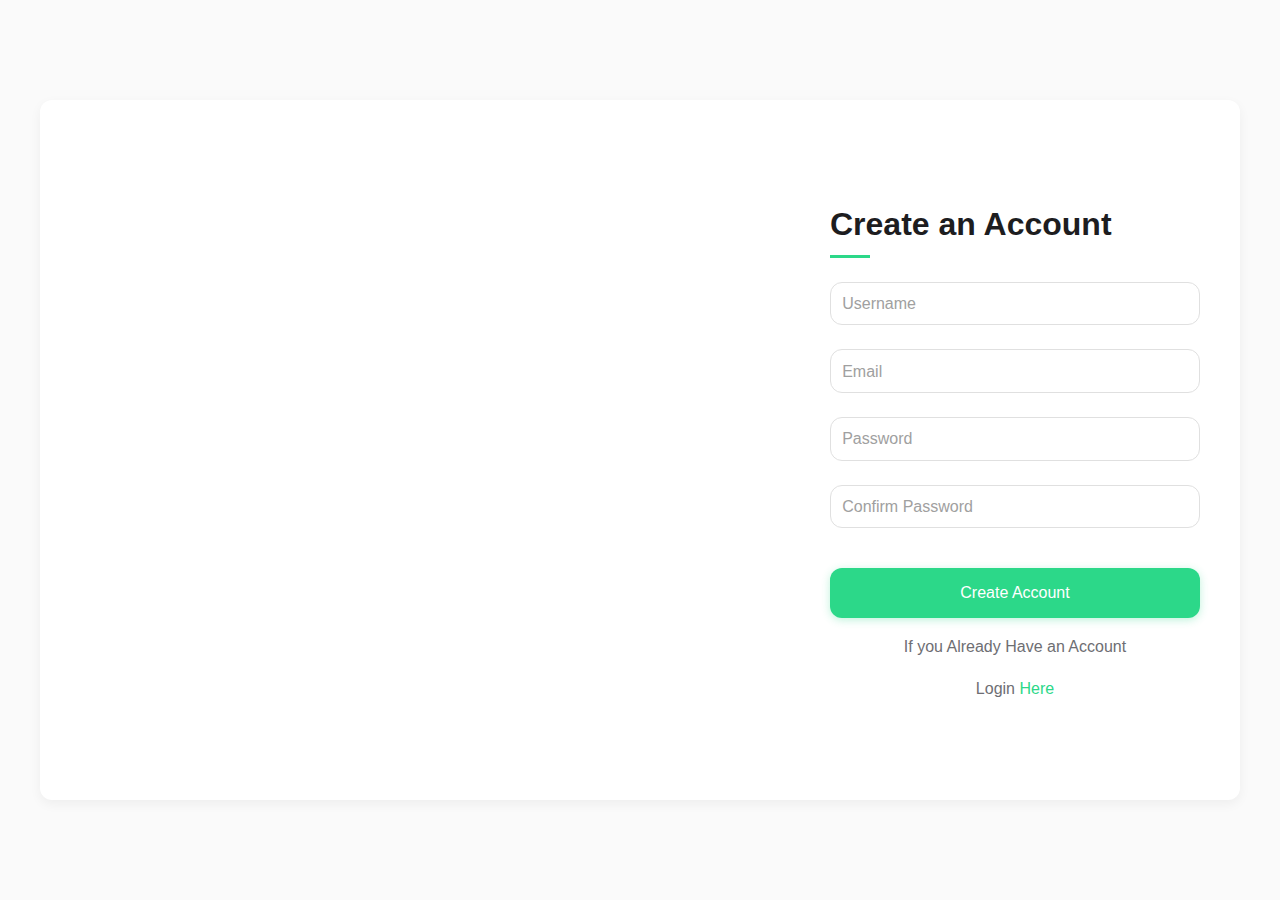
<file: create-account.html>
<!DOCTYPE html>
<html lang="en">

<head>
    <meta charset="UTF-8">
    <meta name="viewport" content="width=device-width, initial-scale=1.0">
    <title>Create Account Page</title>
    <link rel="stylesheet" href="./css/create-account.css">
</head>

<body>
    <div class="container">
        <aside class="image-container"></aside>

        <form class="create-account" id="create-account">
            <h2>Create an Account</h2>
            <div class="form-group">
                <input type="text" id="username" placeholder="Username" required>
            </div>
            <div class="form-group">
                <input type="email" id="email" placeholder="Email" required>
            </div>
            <div class="form-group">
                <input type="password" id="password" placeholder="Password" required>
            </div>
            <div class="form-group">
                <input type="password" id="confirm-password" placeholder="Confirm Password" required>
            </div>
            <button type="submit" id="create-account-btn">Create Account</button>
            <p>If you Already Have an Account</p>
            <p>Login <a href="./log-in.html">Here</a></p>
        </form>
    </div>
    <script type="module" src="./create-account.js" defer></script>
</body>

</html>
</file>
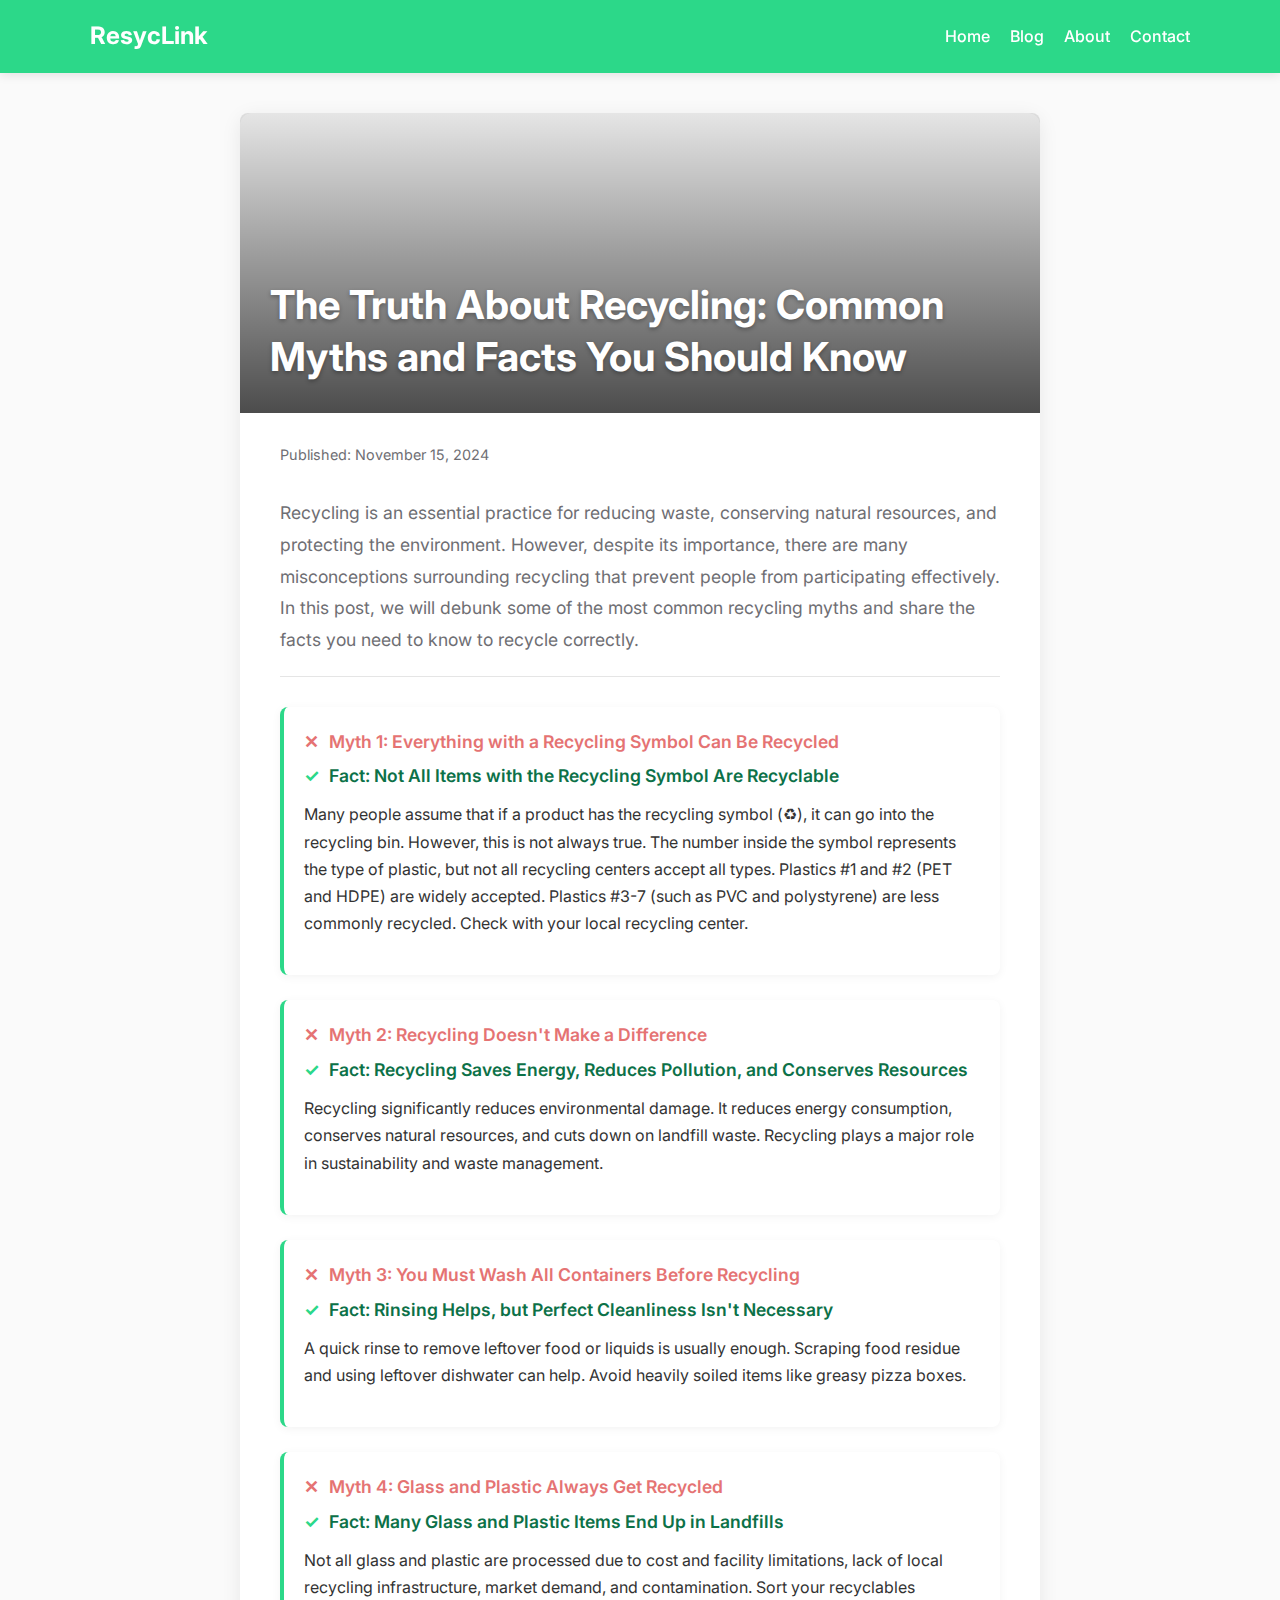
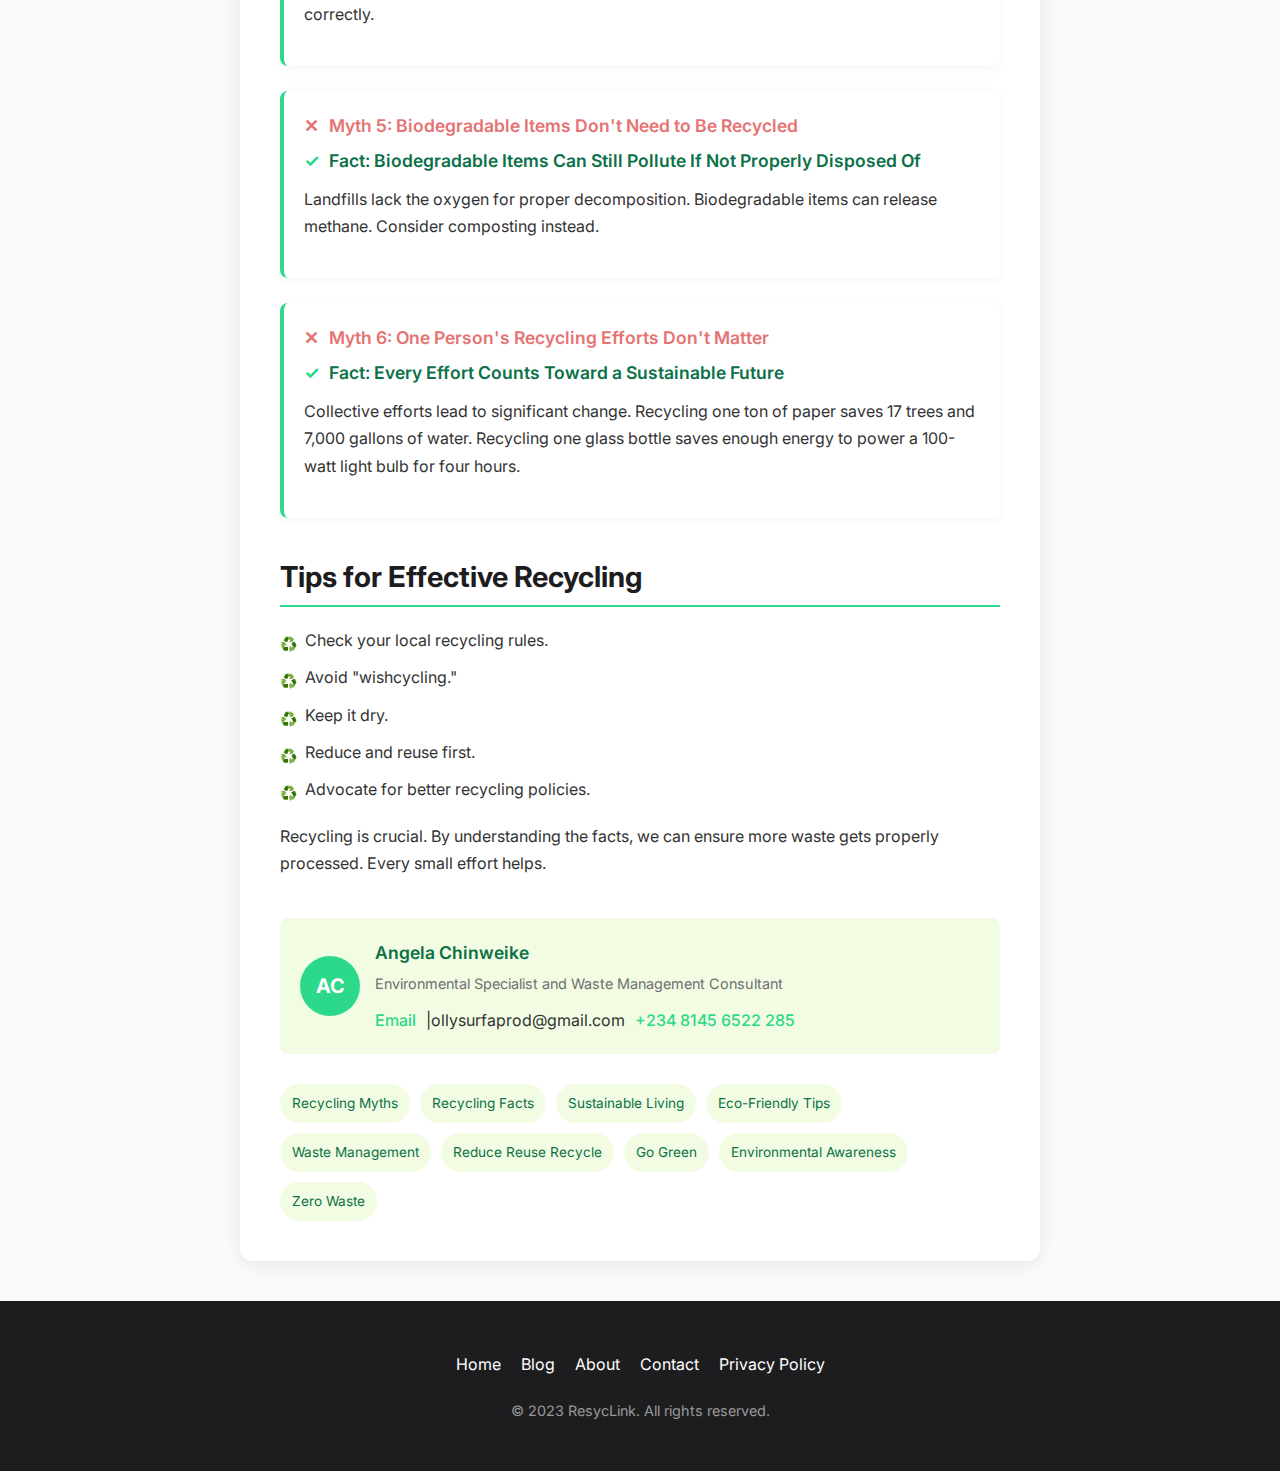
<file: learnMoreRecyclingBlog.html>
<!DOCTYPE html>
<html lang="en">

<head>
    <meta charset="UTF-8">
    <meta name="viewport" content="width=device-width, initial-scale=1.0">
    <title>The Truth About Recycling: Common Myths and Facts You Should Know</title>
    <link rel="preconnect" href="https://fonts.googleapis.com">
    <link rel="preconnect" href="https://fonts.gstatic.com" crossorigin>
    <link href="https://fonts.googleapis.com/css2?family=Inter:wght@300;400;500;600;700&display=swap" rel="stylesheet">
    <style>
        :root {
            --main-green: #2CD889;
            --dark-green: #0C7148;
            --light-green: #F2FCE2;
            --medium-green: #60E99C;
            --main-gray: #6E6E73;
            --dark-gray: #333333;
            --light-gray: #F8F8F8;
            --border-gray: #E5E5E5;
            --heading-color: #1D1D1F;
            --shadow: 0 4px 20px rgba(0, 0, 0, 0.08);
            --transition: all 0.3s ease;
        }

        * {
            margin: 0;
            padding: 0;
            box-sizing: border-box;
        }

        body {
            font-family: 'Inter', sans-serif;
            line-height: 1.7;
            color: var(--dark-gray);
            background-color: #FAFAFA;
            padding: 0;
            margin: 0;
        }

        header {
            background-color: var(--main-green);
            padding: 1rem 0;
            position: sticky;
            top: 0;
            z-index: 100;
            box-shadow: 0 2px 10px rgba(0, 0, 0, 0.1);
        }

        .header-container {
            max-width: 1140px;
            margin: 0 auto;
            padding: 0 20px;
            display: flex;
            justify-content: space-between;
            align-items: center;
        }

        .logo {
            color: white;
            font-weight: 700;
            font-size: 1.5rem;
            text-decoration: none;
        }

        .nav-links {
            display: flex;
            gap: 20px;
        }

        .nav-links a {
            color: white;
            text-decoration: none;
            font-weight: 500;
            transition: var(--transition);
        }

        .nav-links a:hover {
            color: var(--light-green);
        }

        .container {
            max-width: 800px;
            margin: 40px auto;
            padding: 40px;
            background-color: white;
            border-radius: 12px;
            box-shadow: var(--shadow);
        }

        .hero-image {
            height: 300px;
            border-radius: 8px;
            background-image: url('https://images.unsplash.com/photo-1532996122724-e3c354a0b15b?auto=format&fit=crop&q=80');
            background-size: cover;
            background-position: center;
            margin: -40px -40px 30px -40px;
            position: relative;
        }

        .hero-overlay {
            position: absolute;
            top: 0;
            left: 0;
            right: 0;
            bottom: 0;
            background: linear-gradient(to bottom, rgba(0, 0, 0, 0.1), rgba(0, 0, 0, 0.7));
            border-radius: 8px 8px 0 0;
            display: flex;
            align-items: flex-end;
            padding: 30px;
        }

        .hero-title {
            color: white;
            font-size: 2.5em;
            font-weight: 700;
            text-shadow: 0 2px 4px rgba(0, 0, 0, 0.3);
            margin: 0;
        }

        h1,
        h2,
        h3 {
            font-weight: 700;
            color: var(--heading-color);
            line-height: 1.3;
        }

        h1 {
            font-size: 2.5em;
            margin-bottom: 20px;
        }

        h2 {
            font-size: 1.8em;
            margin: 40px 0 20px;
            padding-bottom: 10px;
            border-bottom: 2px solid var(--main-green);
        }

        h3 {
            font-size: 1.4em;
            margin-top: 25px;
            margin-bottom: 15px;
        }

        p {
            margin-bottom: 18px;
        }

        .intro {
            font-size: 1.1em;
            line-height: 1.8;
            color: var(--main-gray);
            margin-bottom: 30px;
            padding-bottom: 20px;
            border-bottom: 1px solid var(--border-gray);
        }

        ul {
            list-style-type: none;
            margin: 0 0 20px 0;
        }

        ul li {
            padding-left: 25px;
            position: relative;
            margin-bottom: 10px;
        }

        ul li:before {
            content: '♻️';
            position: absolute;
            left: 0;
            top: 5px;
            font-size: 14px;
        }

        .author-info {
            margin-top: 40px;
            background-color: var(--light-green);
            padding: 20px;
            border-radius: 8px;
            display: flex;
            align-items: center;
        }

        .author-avatar {
            width: 60px;
            height: 60px;
            border-radius: 50%;
            margin-right: 15px;
            background-color: var(--main-green);
            display: flex;
            align-items: center;
            justify-content: center;
            color: white;
            font-weight: 700;
            font-size: 20px;
        }

        .author-details {
            flex: 1;
        }

        .author-name {
            font-weight: 600;
            font-size: 1.1em;
            color: var(--dark-green);
            margin-bottom: 5px;
        }

        .author-bio {
            font-size: 0.9em;
            color: var(--main-gray);
        }

        .author-contact {
            display: flex;
            gap: 10px;
            margin-top: 10px;
        }

        .author-contact a {
            color: var(--main-green);
            text-decoration: none;
            font-weight: 500;
            transition: var(--transition);
        }

        .author-contact a:hover {
            color: var(--dark-green);
            text-decoration: underline;
        }

        .date {
            color: var(--main-gray);
            font-size: 0.9em;
            margin-bottom: 30px;
            display: block;
        }

        .myth-fact {
            background-color: white;
            margin-bottom: 25px;
            border-radius: 8px;
            overflow: hidden;
            border-left: 4px solid var(--main-green);
            padding: 20px;
            box-shadow: 0 2px 10px rgba(0, 0, 0, 0.05);
        }

        .myth {
            font-size: 1.1em;
            font-weight: 600;
            color: #E57373;
            margin-bottom: 5px;
            display: flex;
            align-items: center;
        }

        .myth:before {
            content: '✕';
            display: inline-block;
            margin-right: 10px;
            color: #E57373;
            font-weight: bold;
        }

        .fact {
            font-size: 1.1em;
            font-weight: 600;
            color: var(--dark-green);
            margin-bottom: 10px;
            display: flex;
            align-items: center;
        }

        .fact:before {
            content: '✓';
            display: inline-block;
            margin-right: 10px;
            color: var(--main-green);
            font-weight: bold;
        }

        .tags {
            margin-top: 30px;
            display: flex;
            flex-wrap: wrap;
            gap: 10px;
        }

        .tags a {
            display: inline-block;
            background-color: var(--light-green);
            color: var(--dark-green);
            padding: 8px 12px;
            border-radius: 20px;
            font-size: 0.85em;
            text-decoration: none;
            transition: var(--transition);
        }

        .tags a:hover {
            background-color: var(--main-green);
            color: white;
        }

        .scroll-top-btn {
            position: fixed;
            bottom: 20px;
            right: 20px;
            background-color: var(--main-green);
            color: white;
            border: none;
            border-radius: 50%;
            width: 50px;
            height: 50px;
            font-size: 20px;
            cursor: pointer;
            box-shadow: 0 2px 10px rgba(0, 0, 0, 0.2);
            transition: var(--transition);
            display: flex;
            align-items: center;
            justify-content: center;
            opacity: 0;
            visibility: hidden;
        }

        .scroll-top-btn.visible {
            opacity: 1;
            visibility: visible;
        }

        .scroll-top-btn:hover {
            background-color: var(--dark-green);
            transform: translateY(-3px);
        }

        footer {
            background-color: var(--heading-color);
            color: white;
            padding: 30px 0;
            text-align: center;
        }

        .footer-content {
            max-width: 800px;
            margin: 0 auto;
        }

        .footer-links {
            display: flex;
            justify-content: center;
            gap: 20px;
            margin: 20px 0;
        }

        .footer-links a {
            color: white;
            text-decoration: none;
            transition: var(--transition);
        }

        .footer-links a:hover {
            color: var(--main-green);
        }

        .copyright {
            color: #999;
            font-size: 0.9em;
        }

        @media (max-width: 768px) {
            .container {
                padding: 20px;
                margin: 20px;
            }

            .hero-image {
                height: 200px;
                margin: -20px -20px 20px -20px;
            }

            .hero-title {
                font-size: 1.8em;
            }

            h1 {
                font-size: 2em;
            }

            h2 {
                font-size: 1.5em;
            }

            .nav-links {
                display: none;
            }
        }
    </style>
</head>

<body>
    <header>
        <div class="header-container">
            <a href="#" class="logo">ResycLink</a>
            <nav class="nav-links">
                <a href="./index.html">Home</a>
                <a href="./index.html">Blog</a>
                <a href="./index.html">About</a>
                <a href="./index.html">Contact</a>
            </nav>
        </div>
    </header>

    <div class="container">
        <div class="hero-image">
            <div class="hero-overlay">
                <h1 class="hero-title">The Truth About Recycling: Common Myths and Facts You Should Know</h1>
            </div>
        </div>

        <time class="date">Published: November 15, 2024</time>

        <p class="intro">Recycling is an essential practice for reducing waste, conserving natural resources, and
            protecting the environment. However, despite its importance, there are many misconceptions surrounding
            recycling that prevent people from participating effectively. In this post, we will debunk some of the most
            common recycling myths and share the facts you need to know to recycle correctly.</p>

        <div class="myth-fact">
            <p class="myth">Myth 1: Everything with a Recycling Symbol Can Be Recycled</p>
            <p class="fact">Fact: Not All Items with the Recycling Symbol Are Recyclable</p>
            <p>Many people assume that if a product has the recycling symbol (♻), it can go into the recycling bin.
                However, this is not always true. The number inside the symbol represents the type of plastic, but not
                all recycling centers accept all types. Plastics #1 and #2 (PET and HDPE) are widely accepted. Plastics
                #3-7 (such as PVC and polystyrene) are less commonly recycled. Check with your local recycling center.
            </p>
        </div>

        <div class="myth-fact">
            <p class="myth">Myth 2: Recycling Doesn't Make a Difference</p>
            <p class="fact">Fact: Recycling Saves Energy, Reduces Pollution, and Conserves Resources</p>
            <p>Recycling significantly reduces environmental damage. It reduces energy consumption, conserves natural
                resources, and cuts down on landfill waste. Recycling plays a major role in sustainability and waste
                management.</p>
        </div>

        <div class="myth-fact">
            <p class="myth">Myth 3: You Must Wash All Containers Before Recycling</p>
            <p class="fact">Fact: Rinsing Helps, but Perfect Cleanliness Isn't Necessary</p>
            <p>A quick rinse to remove leftover food or liquids is usually enough. Scraping food residue and using
                leftover dishwater can help. Avoid heavily soiled items like greasy pizza boxes.</p>
        </div>

        <div class="myth-fact">
            <p class="myth">Myth 4: Glass and Plastic Always Get Recycled</p>
            <p class="fact">Fact: Many Glass and Plastic Items End Up in Landfills</p>
            <p>Not all glass and plastic are processed due to cost and facility limitations, lack of local recycling
                infrastructure, market demand, and contamination. Sort your recyclables correctly.</p>
        </div>

        <div class="myth-fact">
            <p class="myth">Myth 5: Biodegradable Items Don't Need to Be Recycled</p>
            <p class="fact">Fact: Biodegradable Items Can Still Pollute If Not Properly Disposed Of</p>
            <p>Landfills lack the oxygen for proper decomposition. Biodegradable items can release methane. Consider
                composting instead.</p>
        </div>

        <div class="myth-fact">
            <p class="myth">Myth 6: One Person's Recycling Efforts Don't Matter</p>
            <p class="fact">Fact: Every Effort Counts Toward a Sustainable Future</p>
            <p>Collective efforts lead to significant change. Recycling one ton of paper saves 17 trees and 7,000
                gallons of water. Recycling one glass bottle saves enough energy to power a 100-watt light bulb for four
                hours.</p>
        </div>

        <h2>Tips for Effective Recycling</h2>
        <ul>
            <li>Check your local recycling rules.</li>
            <li>Avoid "wishcycling."</li>
            <li>Keep it dry.</li>
            <li>Reduce and reuse first.</li>
            <li>Advocate for better recycling policies.</li>
        </ul>

        <p>Recycling is crucial. By understanding the facts, we can ensure more waste gets properly processed. Every
            small effort helps.</p>

        <div class="author-info">
            <div class="author-avatar">AC</div>
            <div class="author-details">
                <div class="author-name">Angela Chinweike</div>
                <div class="author-bio">Environmental Specialist and Waste Management Consultant</div>
                <div class="author-contact">
                    <a href="mailto:ollysurfaprod@gmail.com">Email</a>
                    <span>|ollysurfaprod@gmail.com</span>
                    <a href="tel:+2348145652228">+234 8145 6522 285</a>
                </div>
            </div>
        </div>

        <div class="tags">
            <a href="#">Recycling Myths</a>
            <a href="#">Recycling Facts</a>
            <a href="#">Sustainable Living</a>
            <a href="#">Eco-Friendly Tips</a>
            <a href="#">Waste Management</a>
            <a href="#">Reduce Reuse Recycle</a>
            <a href="#">Go Green</a>
            <a href="#">Environmental Awareness</a>
            <a href="#">Zero Waste</a>
        </div>
    </div>

    <footer>
        <div class="footer-content">
            <div class="footer-links">
                <a href="#">Home</a>
                <a href="#">Blog</a>
                <a href="#">About</a>
                <a href="#">Contact</a>
                <a href="#">Privacy Policy</a>
            </div>
            <p class="copyright">© 2023 ResycLink. All rights reserved.</p>
        </div>
    </footer>

    <button id="scrollToTop" class="scroll-top-btn" title="Back to Top">↑</button>

    <script>
        // Scroll to top button functionality
        const scrollBtn = document.getElementById('scrollToTop');

        window.addEventListener('scroll', function () {
            if (window.pageYOffset > 300) {
                scrollBtn.classList.add('visible');
            } else {
                scrollBtn.classList.remove('visible');
            }
        });

        scrollBtn.addEventListener('click', function () {
            window.scrollTo({
                top: 0,
                behavior: 'smooth'
            });
        });
    </script>
</body>

</html>
</file>
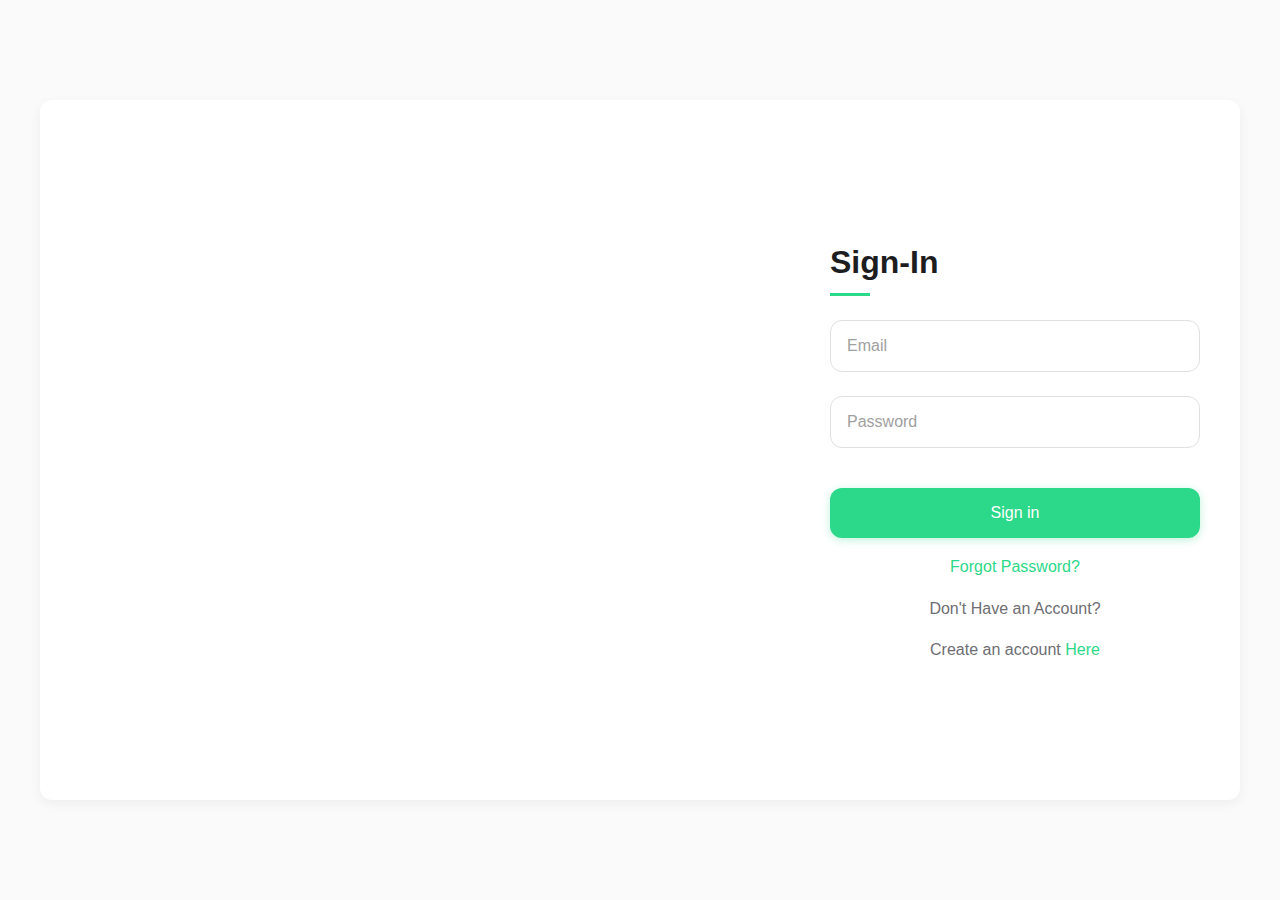
<file: log-in.html>
<!DOCTYPE html>
<html lang="en">

<head>
    <meta charset="UTF-8">
    <meta name="viewport" content="width=device-width, initial-scale=1.0">
    <title>Sign-In Page</title>
    <link rel="stylesheet" href="./css/log-in.css">
</head>
<body>
    <div class="container">
        <aside class="image-container"></aside>
        <form class="sign-in" id="create-account">
            <h2>Sign-In</h2>

            <div>
                <input type="email" id="email" placeholder="Email" required>
            </div>

            <div>
                <input type="password" id="password" placeholder="Password" required>
            </div>

            <button type="submit" id="sign-in-btn">Sign in</button>
            <p><a href="./passwordReset.html">Forgot Password?</a></p>
            <p>Don't Have an Account?</p>
            <p>
                Create an account <a href="./create-account.html">Here</a>
            </p>
        </form>
    </div>
    <script type="module" src="./log-in.js"></script>
</body>

</html>
</file>
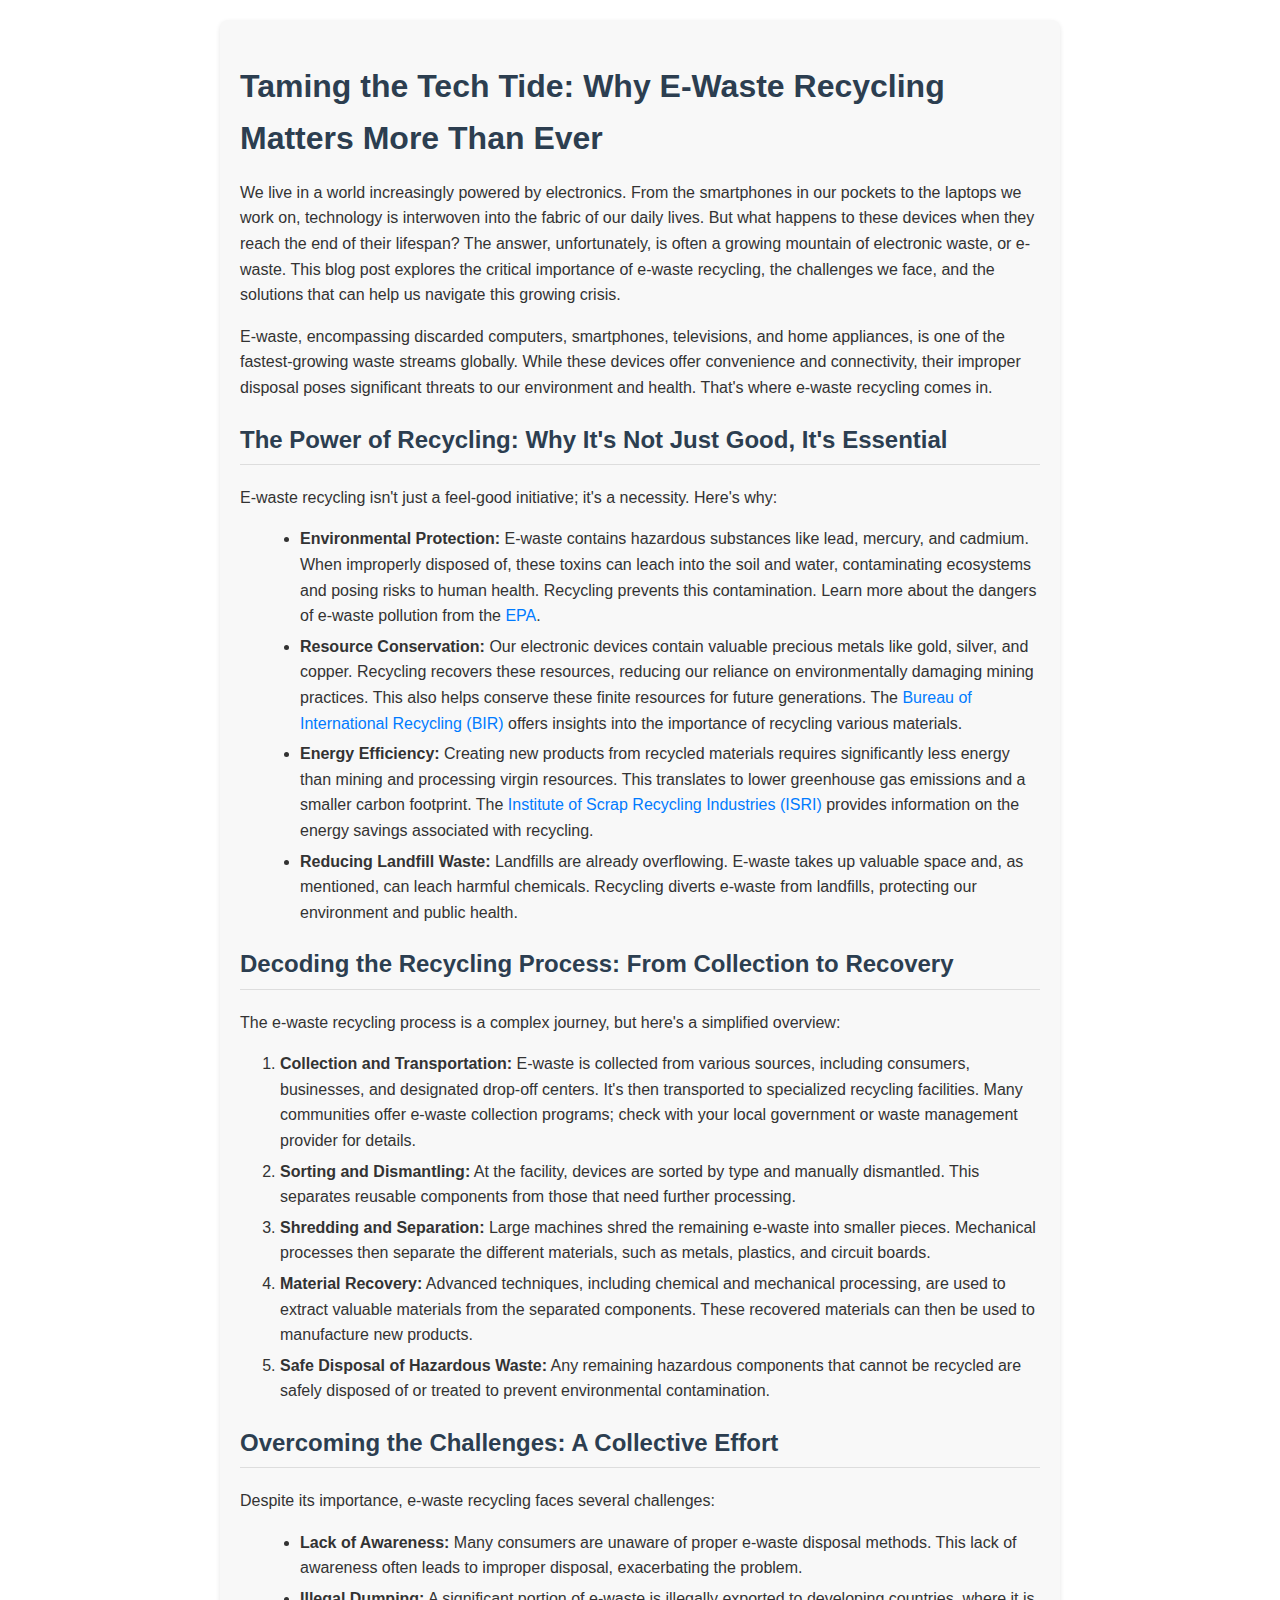
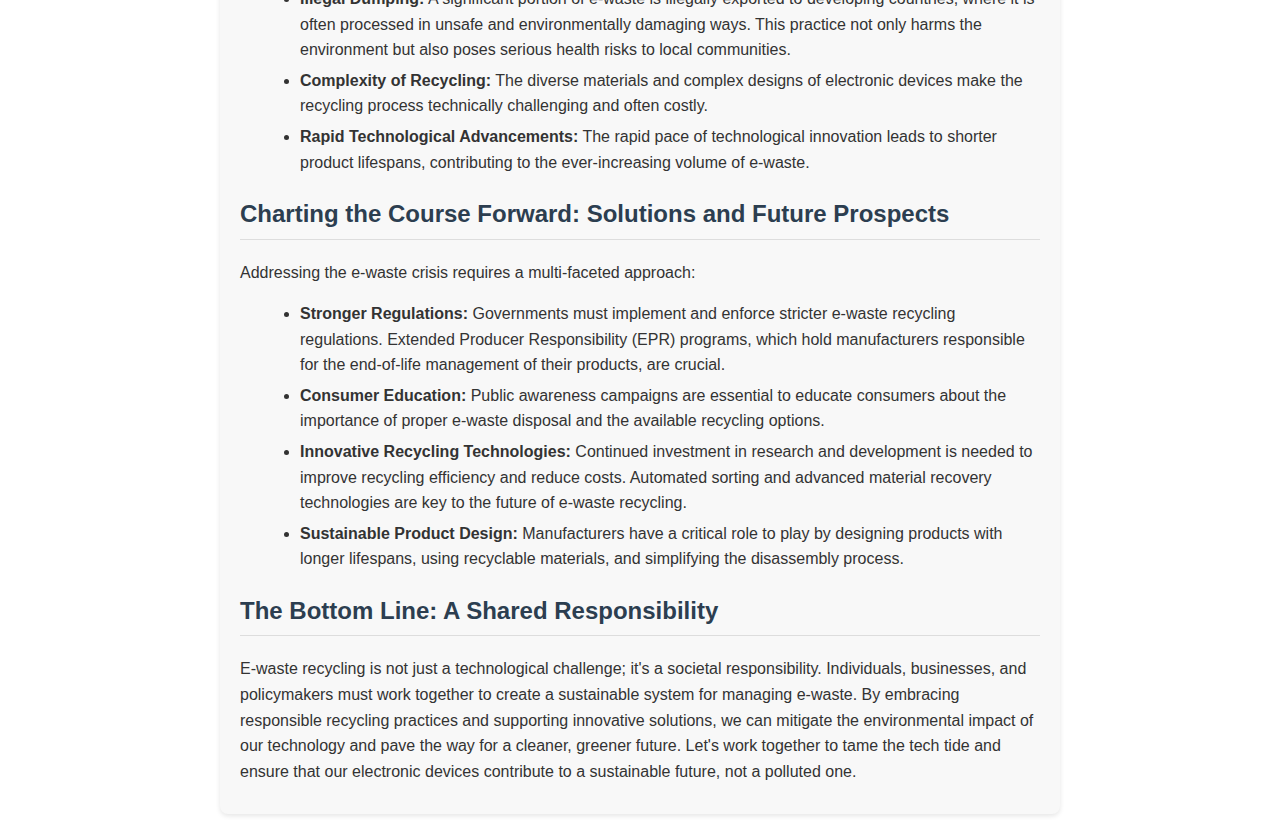
<file: mainBlog1.html>
<!DOCTYPE html>
<html lang="en">
<head>
    <meta charset="UTF-8">
    <meta name="viewport" content="width=device-width, initial-scale=1.0">
    <title>Taming the Tech Tide: Why E-Waste Recycling Matters More Than Ever</title>
    <link rel="stylesheet" href="./css/blog.css">
    <style>
        /* body {
            font-family: sans-serif;
            line-height: 1.6;
            margin: 20px;
        }

        h1, h2, h3 {
            font-weight: 600;
        }

        h1 {
            font-size: 2em;
            margin-bottom: 10px;
        }

        h2 {
            font-size: 1.5em;
            margin-top: 20px;
        }

        h3 {
            font-size: 1.2em;
            margin-top: 15px;
        }

        p {
            margin-bottom: 10px;
        }

        ul {
            list-style-type: disc;
            margin-left: 20px;
            margin-bottom: 10px;
        }

        a {
            color: #007bff;
            text-decoration: none;
        }

        a:hover {
            text-decoration: underline;
        }

        .container {
            max-width: 800px;
            margin: 0 auto;
        }

        .highlight {
            font-style: italic;
            color: #555;
        } */

        /* Scroll-to-Top Button styling */
/* .scroll-top-btn {
  display: none; 
  position: fixed;
  bottom: 20px;
  right: 20px;
  width: 50px;
  height: 50px;
  background-color: #28a745;
  color: white;
  font-size: 24px;
  text-align: center;
  line-height: 50px;
  border: none;
  border-radius: 50%;
  cursor: pointer;
  transition: opacity 0.3s, transform 0.3s;
  box-shadow: 2px 2px 10px rgba(0, 0, 0, 0.2);
}

.scroll-top-btn:hover {
  background-color: #218838;
}

.scroll-top-btn.show {
  display: block;
} */

    </style>
</head>
<body>
    <div class="container">
        <h1>Taming the Tech Tide: Why E-Waste Recycling Matters More Than Ever</h1>

        <p>We live in a world increasingly powered by electronics. From the smartphones in our pockets to the laptops we work on, technology is interwoven into the fabric of our daily lives. But what happens to these devices when they reach the end of their lifespan? The answer, unfortunately, is often a growing mountain of electronic waste, or e-waste. This blog post explores the critical importance of e-waste recycling, the challenges we face, and the solutions that can help us navigate this growing crisis.</p>

        <p>E-waste, encompassing discarded computers, smartphones, televisions, and home appliances, is one of the fastest-growing waste streams globally. While these devices offer convenience and connectivity, their improper disposal poses significant threats to our environment and health. That's where e-waste recycling comes in.</p>

        <h2>The Power of Recycling: Why It's Not Just Good, It's Essential</h2>

        <p>E-waste recycling isn't just a feel-good initiative; it's a necessity. Here's why:</p>

        <ul>
            <li><strong>Environmental Protection:</strong> E-waste contains hazardous substances like lead, mercury, and cadmium. When improperly disposed of, these toxins can leach into the soil and water, contaminating ecosystems and posing risks to human health. Recycling prevents this contamination. Learn more about the dangers of e-waste pollution from the <a href="https://www.epa.gov/international-cooperation/electronic-waste-e-waste" target="_blank">EPA</a>.</li>
            <li><strong>Resource Conservation:</strong> Our electronic devices contain valuable precious metals like gold, silver, and copper. Recycling recovers these resources, reducing our reliance on environmentally damaging mining practices. This also helps conserve these finite resources for future generations. The <a href="https://www.bir.org/" target="_blank">Bureau of International Recycling (BIR)</a> offers insights into the importance of recycling various materials.</li>
            <li><strong>Energy Efficiency:</strong> Creating new products from recycled materials requires significantly less energy than mining and processing virgin resources. This translates to lower greenhouse gas emissions and a smaller carbon footprint. The <a href="https://www.isri.org/" target="_blank">Institute of Scrap Recycling Industries (ISRI)</a> provides information on the energy savings associated with recycling.</li>
            <li><strong>Reducing Landfill Waste:</strong> Landfills are already overflowing. E-waste takes up valuable space and, as mentioned, can leach harmful chemicals. Recycling diverts e-waste from landfills, protecting our environment and public health.</li>
        </ul>

        <h2>Decoding the Recycling Process: From Collection to Recovery</h2>

        <p>The e-waste recycling process is a complex journey, but here's a simplified overview:</p>

        <ol>
            <li><strong>Collection and Transportation:</strong> E-waste is collected from various sources, including consumers, businesses, and designated drop-off centers. It's then transported to specialized recycling facilities. Many communities offer e-waste collection programs; check with your local government or waste management provider for details.</li>
            <li><strong>Sorting and Dismantling:</strong> At the facility, devices are sorted by type and manually dismantled. This separates reusable components from those that need further processing.</li>
            <li><strong>Shredding and Separation:</strong> Large machines shred the remaining e-waste into smaller pieces. Mechanical processes then separate the different materials, such as metals, plastics, and circuit boards.</li>
            <li><strong>Material Recovery:</strong> Advanced techniques, including chemical and mechanical processing, are used to extract valuable materials from the separated components. These recovered materials can then be used to manufacture new products.</li>
            <li><strong>Safe Disposal of Hazardous Waste:</strong> Any remaining hazardous components that cannot be recycled are safely disposed of or treated to prevent environmental contamination.</li>
        </ol>

        <h2>Overcoming the Challenges: A Collective Effort</h2>

        <p>Despite its importance, e-waste recycling faces several challenges:</p>

        <ul>
            <li><strong>Lack of Awareness:</strong> Many consumers are unaware of proper e-waste disposal methods. This lack of awareness often leads to improper disposal, exacerbating the problem.</li>
            <li><strong>Illegal Dumping:</strong> A significant portion of e-waste is illegally exported to developing countries, where it is often processed in unsafe and environmentally damaging ways. This practice not only harms the environment but also poses serious health risks to local communities.</li>
            <li><strong>Complexity of Recycling:</strong> The diverse materials and complex designs of electronic devices make the recycling process technically challenging and often costly.</li>
            <li><strong>Rapid Technological Advancements:</strong> The rapid pace of technological innovation leads to shorter product lifespans, contributing to the ever-increasing volume of e-waste.</li>
        </ul>

        <h2>Charting the Course Forward: Solutions and Future Prospects</h2>

        <p>Addressing the e-waste crisis requires a multi-faceted approach:</p>

        <ul>
            <li><strong>Stronger Regulations:</strong> Governments must implement and enforce stricter e-waste recycling regulations. Extended Producer Responsibility (EPR) programs, which hold manufacturers responsible for the end-of-life management of their products, are crucial.</li>
            <li><strong>Consumer Education:</strong> Public awareness campaigns are essential to educate consumers about the importance of proper e-waste disposal and the available recycling options.</li>
            <li><strong>Innovative Recycling Technologies:</strong> Continued investment in research and development is needed to improve recycling efficiency and reduce costs. Automated sorting and advanced material recovery technologies are key to the future of e-waste recycling.</li>
            <li><strong>Sustainable Product Design:</strong> Manufacturers have a critical role to play by designing products with longer lifespans, using recyclable materials, and simplifying the disassembly process.</li>
        </ul>

        <h2>The Bottom Line: A Shared Responsibility</h2>

        <p>E-waste recycling is not just a technological challenge; it's a societal responsibility. Individuals, businesses, and policymakers must work together to create a sustainable system for managing e-waste. By embracing responsible recycling practices and supporting innovative solutions, we can mitigate the environmental impact of our technology and pave the way for a cleaner, greener future. Let's work together to tame the tech tide and ensure that our electronic devices contribute to a sustainable future, not a polluted one.</p>
    </div>
    <!-- <button id="scrollToTop" class="scroll-top-btn" title="Back to Top">&#8679;</button> -->
    <button id="scrollToTop" class="scroll-top-btn" title="Back to Top">⬆ Scroll to Top</button>
    <script src="script.js"></script>
</body>
</html>
</file>
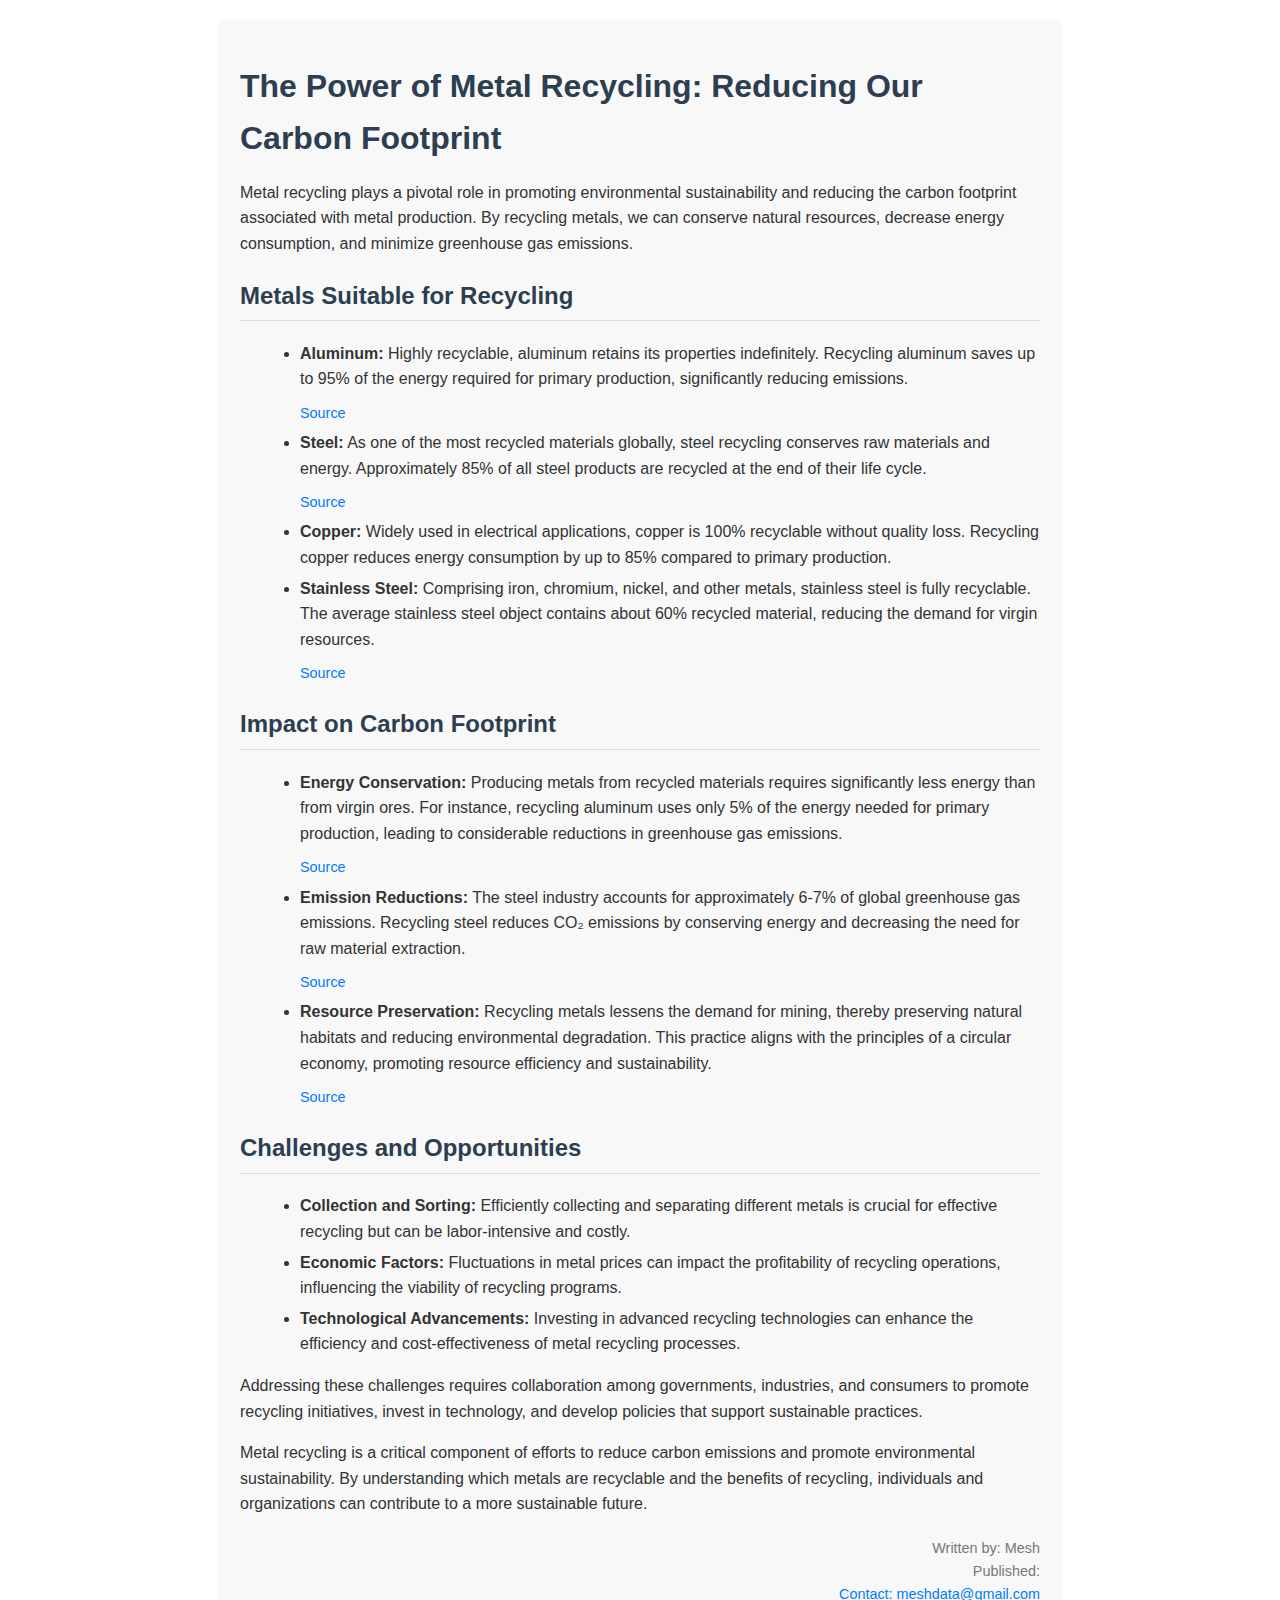
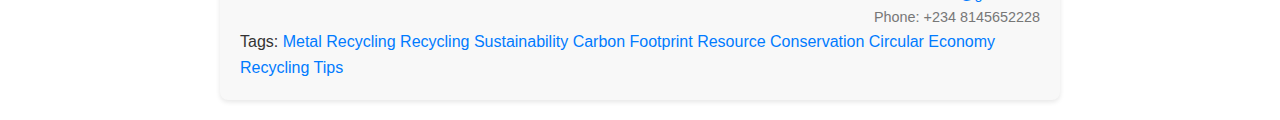
<file: metalRecycling.html>
<!DOCTYPE html>
<html lang="en">
<head>
    <meta charset="UTF-8">
    <meta name="viewport" content="width=device-width, initial-scale=1.0">
    <title>The Power of Metal Recycling: Reducing Our Carbon Footprint</title>
    <link rel="stylesheet" href="./css/blog.css">
    <style>
        
        .source {
            font-size: 0.9em;
            color: #777;
            margin-top: 10px;
        }

        .source a {
            color: #007bff;
        }

    </style>
</head>
<body>
    <div class="container">
        <h1>The Power of Metal Recycling: Reducing Our Carbon Footprint</h1>

        <p>Metal recycling plays a pivotal role in promoting environmental sustainability and reducing the carbon footprint associated with metal production. By recycling metals, we can conserve natural resources, decrease energy consumption, and minimize greenhouse gas emissions.</p>

        <h2>Metals Suitable for Recycling</h2>

        <ul>
            <li><strong>Aluminum:</strong> Highly recyclable, aluminum retains its properties indefinitely. Recycling aluminum saves up to 95% of the energy required for primary production, significantly reducing emissions. <div class="source"><a href="https://en.wikipedia.org/wiki/Aluminum_recycling" target="_blank">Source</a></div></li>
            <li><strong>Steel:</strong> As one of the most recycled materials globally, steel recycling conserves raw materials and energy. Approximately 85% of all steel products are recycled at the end of their life cycle. <div class="source"><a href="https://en.wikipedia.org/wiki/Steel_recycling" target="_blank">Source</a></div></li>
            <li><strong>Copper:</strong> Widely used in electrical applications, copper is 100% recyclable without quality loss. Recycling copper reduces energy consumption by up to 85% compared to primary production.</li>
            <li><strong>Stainless Steel:</strong> Comprising iron, chromium, nickel, and other metals, stainless steel is fully recyclable. The average stainless steel object contains about 60% recycled material, reducing the demand for virgin resources. <div class="source"><a href="https://en.wikipedia.org/wiki/Stainless_steel_recycling" target="_blank">Source</a></div></li>
        </ul>

        <h2 id="carbon-fp">Impact on Carbon Footprint</h2>

        <ul>
            <li><strong>Energy Conservation:</strong> Producing metals from recycled materials requires significantly less energy than from virgin ores. For instance, recycling aluminum uses only 5% of the energy needed for primary production, leading to considerable reductions in greenhouse gas emissions. <div class="source"><a href="https://en.wikipedia.org/wiki/Aluminum_recycling" target="_blank">Source</a></div></li>
            <li><strong>Emission Reductions:</strong> The steel industry accounts for approximately 6-7% of global greenhouse gas emissions. Recycling steel reduces CO₂ emissions by conserving energy and decreasing the need for raw material extraction. <div class="source"><a href="https://openknowledge.worldbank.org/handle/10986/26274" target="_blank">Source</a></div></li>
            <li><strong>Resource Preservation:</strong> Recycling metals lessens the demand for mining, thereby preserving natural habitats and reducing environmental degradation. This practice aligns with the principles of a circular economy, promoting resource efficiency and sustainability. <div class="source"><a href="https://en.wikipedia.org/wiki/Circular_economy" target="_blank">Source</a></div></li>
        </ul>

        <h2>Challenges and Opportunities</h2>

        <ul>
            <li><strong>Collection and Sorting:</strong> Efficiently collecting and separating different metals is crucial for effective recycling but can be labor-intensive and costly.</li>
            <li><strong>Economic Factors:</strong> Fluctuations in metal prices can impact the profitability of recycling operations, influencing the viability of recycling programs.</li>
            <li><strong>Technological Advancements:</strong> Investing in advanced recycling technologies can enhance the efficiency and cost-effectiveness of metal recycling processes.</li>
        </ul>

        <p>Addressing these challenges requires collaboration among governments, industries, and consumers to promote recycling initiatives, invest in technology, and develop policies that support sustainable practices.</p>

        <p>Metal recycling is a critical component of efforts to reduce carbon emissions and promote environmental sustainability. By understanding which metals are recyclable and the benefits of recycling, individuals and organizations can contribute to a more sustainable future.</p>


        <div class="author-info">
            <span class="author">Written by: Mesh</span><br>
            <span class="date">Published: </span><br>
            <a href="mailto:meshdata@gmail.com">Contact: meshdata@gmail.com</a><br>
            Phone: +234 8145652228
        </div>

        <div class="tags">
            Tags:
            <a href="#">Metal Recycling</a>
            <a href="#">Recycling</a>
            <a href="#">Sustainability</a>
            <a href="#carbon-fp">Carbon Footprint</a>
            <a href="#">Resource Conservation</a>
            <a href="#">Circular Economy</a>
            <a href="#">Recycling Tips</a>
        </div>
    </div>
    <button id="scrollToTop" class="scroll-top-btn" title="Back to Top">⬆ Scroll to Top</button>
    <script src="./js/script.js"></script>
</body>
</html>
</file>
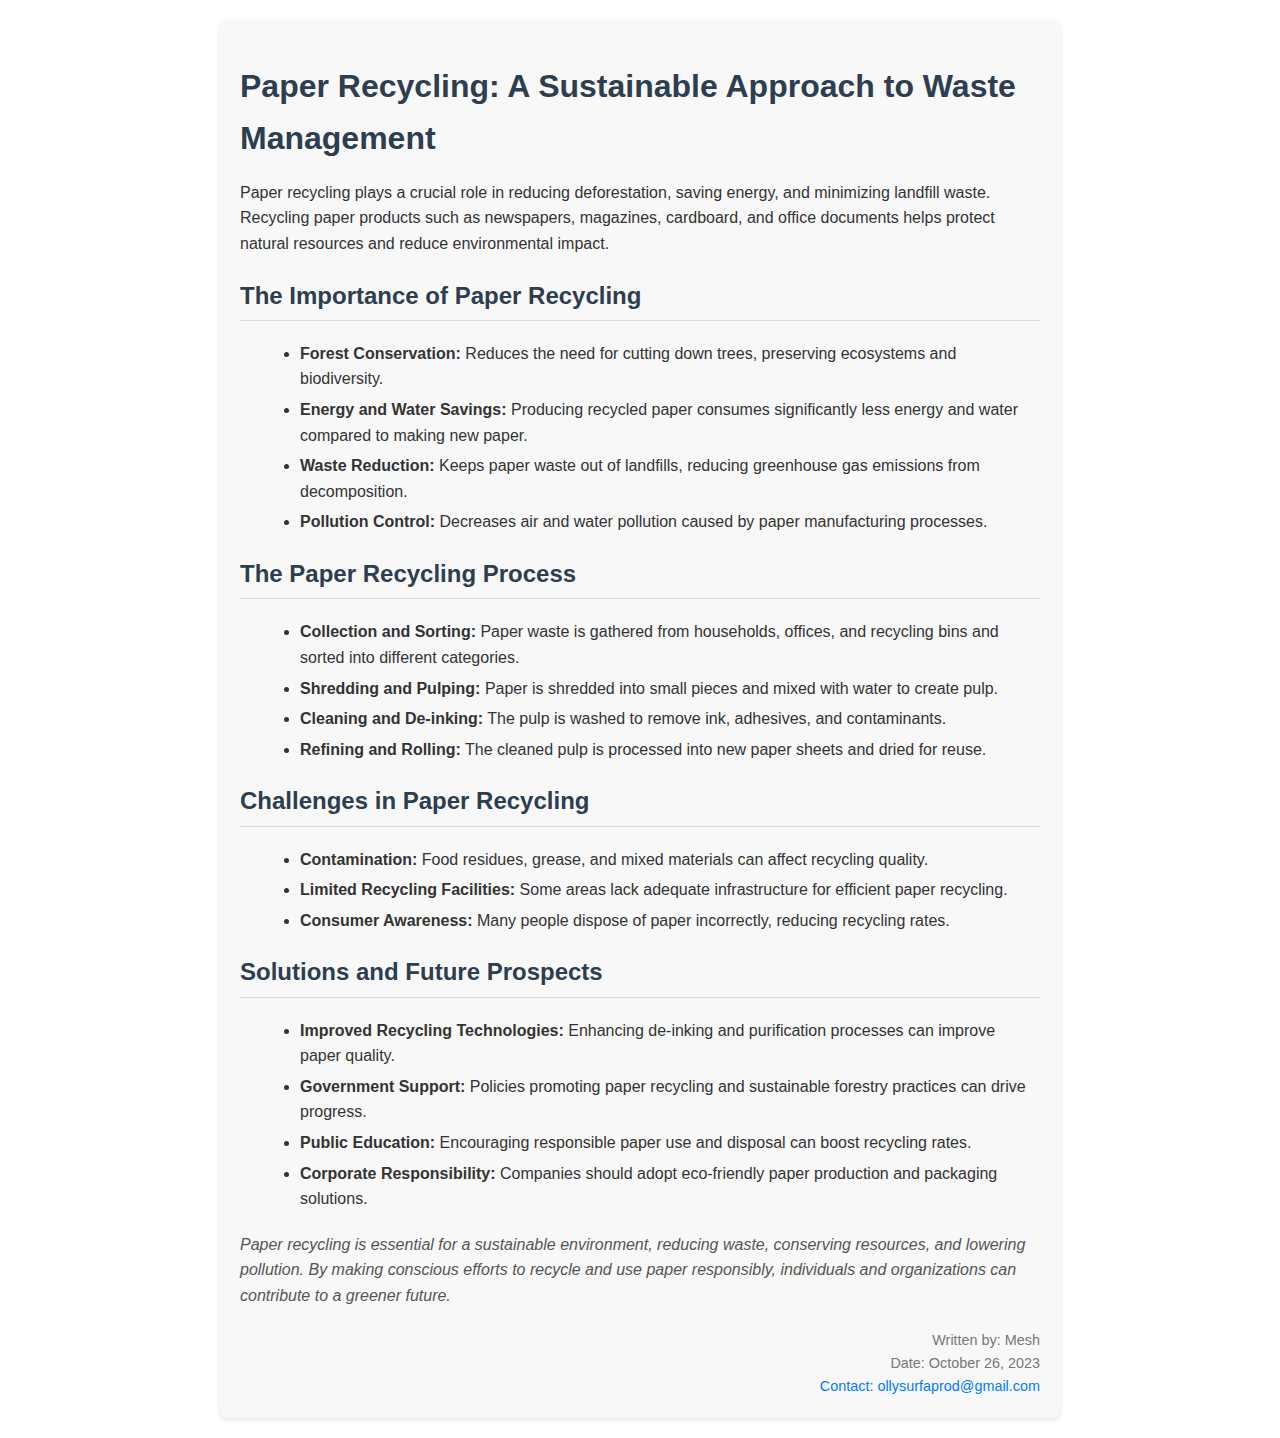
<file: paperRecyclingBlog.html>
<!DOCTYPE html>
<html lang="en">
<head>
    <meta charset="UTF-8">
    <meta name="viewport" content="width=device-width, initial-scale=1.0">
    <title>Paper Recycling: A Sustainable Approach to Waste Management</title>
    <style>
      body {
            font-family: sans-serif;
            line-height: 1.6;
            margin: 20px;
            color: #333; /* Darker text for better contrast */
        }

        .container {
            max-width: 800px;
            margin: 0 auto;
            padding: 20px; /* Add some padding around the content */
            background-color: #f8f8f8; /* Light gray background */
            border-radius: 8px; /* Rounded corners */
            box-shadow: 0 2px 5px rgba(0,0,0,0.1); /* Subtle shadow */
        }

        h1, h2, h3 {
            font-weight: 600;
            color: #2c3e50; /* Darker heading color */
        }

        h1 {
            font-size: 2em;
            margin-bottom: 10px;
        }

        h2 {
            font-size: 1.5em;
            margin-top: 20px;
            border-bottom: 1px solid #ddd; /* Add a line under the h2 */
            padding-bottom: 5px; /* Add some padding below the line */
        }

        h3 {
            font-size: 1.2em;
            margin-top: 15px;
        }

        p {
            margin-bottom: 10px;
        }

        ul {
            list-style-type: disc;
            margin-left: 20px;
            margin-bottom: 10px;
        }

        a {
            color: #007bff;
            text-decoration: none;
        }

        a:hover {
            text-decoration: underline;
        }

        /* Style for the conclusion paragraph */
        .conclusion {
            font-style: italic;
            color: #555;
            margin-top: 20px;
        }

        /* Style for the list items (li) to improve spacing */
        li {
            margin-bottom: 5px; /* Add space between list items */
        }

        .author-info {
            margin-top: 20px;
            text-align: right; /* Align to the right */
            font-size: 0.9em;
            color: #777;
        }

        .author-info a {
            color: #007bff;
        }

        .date {
            margin-top: 5px; /* Space between date and other info */
        }

        .scroll-top-btn {
        display: none; /* Initially hidden */
        position: fixed;
        bottom: 20px;
        right: 20px;
        width: 50px;
        height: 50px;
        background-color: #28a745;
        color: white;
        font-size: 24px;
        text-align: center;
        line-height: 50px;
        border: none;
        border-radius: 50%;
        cursor: pointer;
        transition: opacity 0.3s, transform 0.3s;
        box-shadow: 2px 2px 10px rgba(0, 0, 0, 0.2);
        }

        .scroll-top-btn:hover {
        background-color: #218838;
        }

        .scroll-top-btn.show {
        display: block;
        }

    </style>
</head>
<body>
    <div class="container">
        <h1>Paper Recycling: A Sustainable Approach to Waste Management</h1>

        <p>Paper recycling plays a crucial role in reducing deforestation, saving energy, and minimizing landfill waste. Recycling paper products such as newspapers, magazines, cardboard, and office documents helps protect natural resources and reduce environmental impact.</p>

        <h2>The Importance of Paper Recycling</h2>

        <ul>
            <li><strong>Forest Conservation:</strong> Reduces the need for cutting down trees, preserving ecosystems and biodiversity.</li>
            <li><strong>Energy and Water Savings:</strong> Producing recycled paper consumes significantly less energy and water compared to making new paper.</li>
            <li><strong>Waste Reduction:</strong> Keeps paper waste out of landfills, reducing greenhouse gas emissions from decomposition.</li>
            <li><strong>Pollution Control:</strong> Decreases air and water pollution caused by paper manufacturing processes.</li>
        </ul>

        <h2>The Paper Recycling Process</h2>

        <ul>
            <li><strong>Collection and Sorting:</strong> Paper waste is gathered from households, offices, and recycling bins and sorted into different categories.</li>
            <li><strong>Shredding and Pulping:</strong> Paper is shredded into small pieces and mixed with water to create pulp.</li>
            <li><strong>Cleaning and De-inking:</strong> The pulp is washed to remove ink, adhesives, and contaminants.</li>
            <li><strong>Refining and Rolling:</strong> The cleaned pulp is processed into new paper sheets and dried for reuse.</li>
        </ul>

        <h2>Challenges in Paper Recycling</h2>

        <ul>
            <li><strong>Contamination:</strong> Food residues, grease, and mixed materials can affect recycling quality.</li>
            <li><strong>Limited Recycling Facilities:</strong> Some areas lack adequate infrastructure for efficient paper recycling.</li>
            <li><strong>Consumer Awareness:</strong> Many people dispose of paper incorrectly, reducing recycling rates.</li>
        </ul>

        <h2>Solutions and Future Prospects</h2>

        <ul>
            <li><strong>Improved Recycling Technologies:</strong> Enhancing de-inking and purification processes can improve paper quality.</li>
            <li><strong>Government Support:</strong> Policies promoting paper recycling and sustainable forestry practices can drive progress.</li>
            <li><strong>Public Education:</strong> Encouraging responsible paper use and disposal can boost recycling rates.</li>
            <li><strong>Corporate Responsibility:</strong> Companies should adopt eco-friendly paper production and packaging solutions.</li>
        </ul>

        <p class="conclusion">Paper recycling is essential for a sustainable environment, reducing waste, conserving resources, and lowering pollution. By making conscious efforts to recycle and use paper responsibly, individuals and organizations can contribute to a greener future.</p>

        <div class="author-info">
            <span class="author">Written by: Mesh</span><br>  <span class="date">Date: October 26, 2023</span><br> <a href="mailto:ollysurfaprod@gmail.com">Contact: ollysurfaprod@gmail.com</a> </div>

    </div>
    <button id="scrollToTop" class="scroll-top-btn" title="Back to Top">⬆ Scroll to Top</button>
    <script src="./js/script.js"></script>
</body>
</html>
</file>
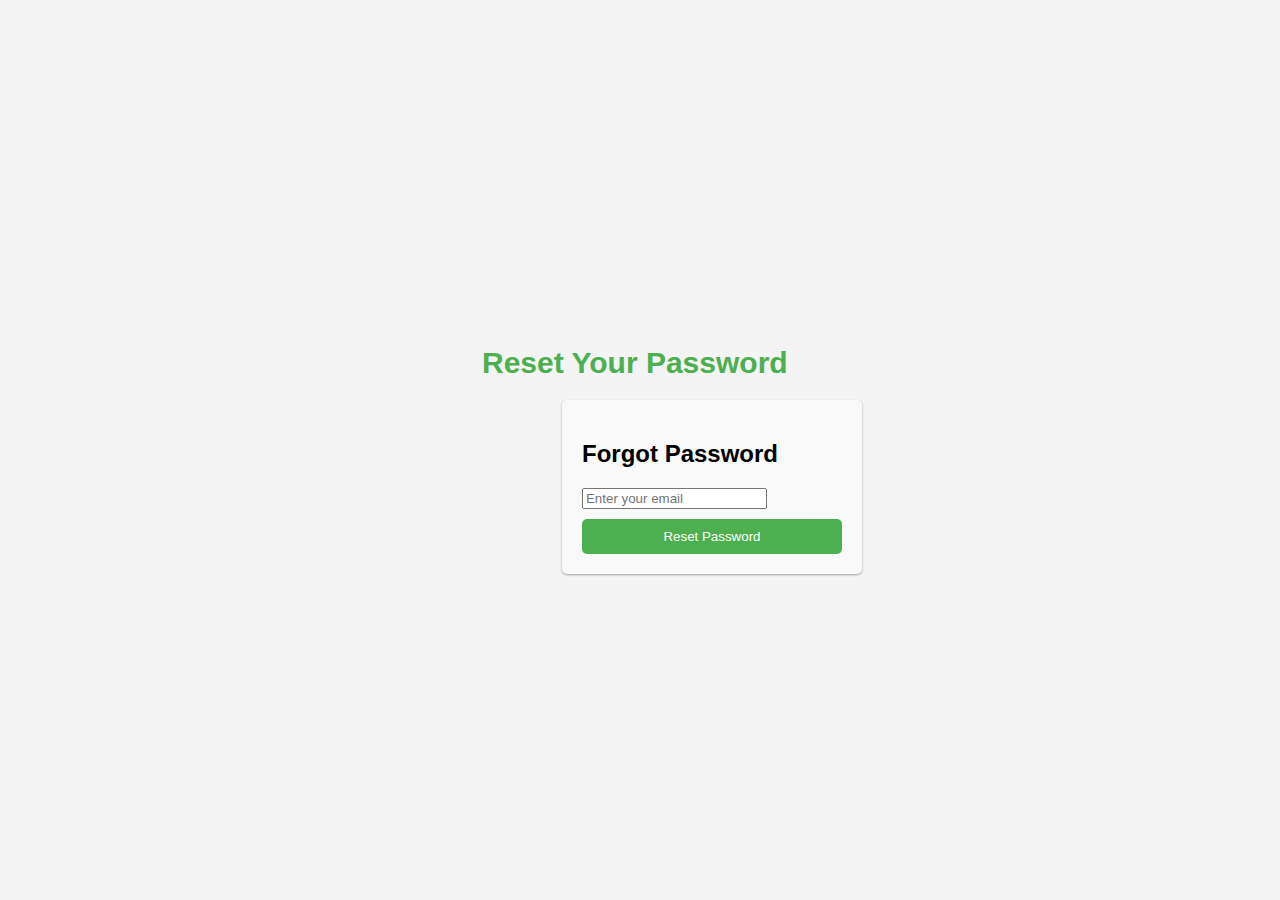
<file: passwordReset.html>
<!DOCTYPE html>
<html lang="en">
<head>
    <meta charset="UTF-8">
    <meta name="viewport" content="width=device-width, initial-scale=1.0">
    <title>Forgot Password</title>
    <link rel="stylesheet" href="./users.css">
    <!-- <script type="module" src="./forgot-password.js"></script> -->
    <script type="module" src="./password-reset.js"></script>
</head>
<body>
    <div>
        <header>
            <h1>Reset Your Password</h1>
        </header>
        <form action="/submit-forgot-password" class="forgot-password" id="forgot-password-form">
            <h2>Forgot Password</h2>
            <div>
                <input type="email" id="reset-email" placeholder="Enter your email" required>
            </div>
            <button type="submit" id="reset-password-btn">Reset Password</button>
        </form>
    </div>
</body>
</html>
</file>
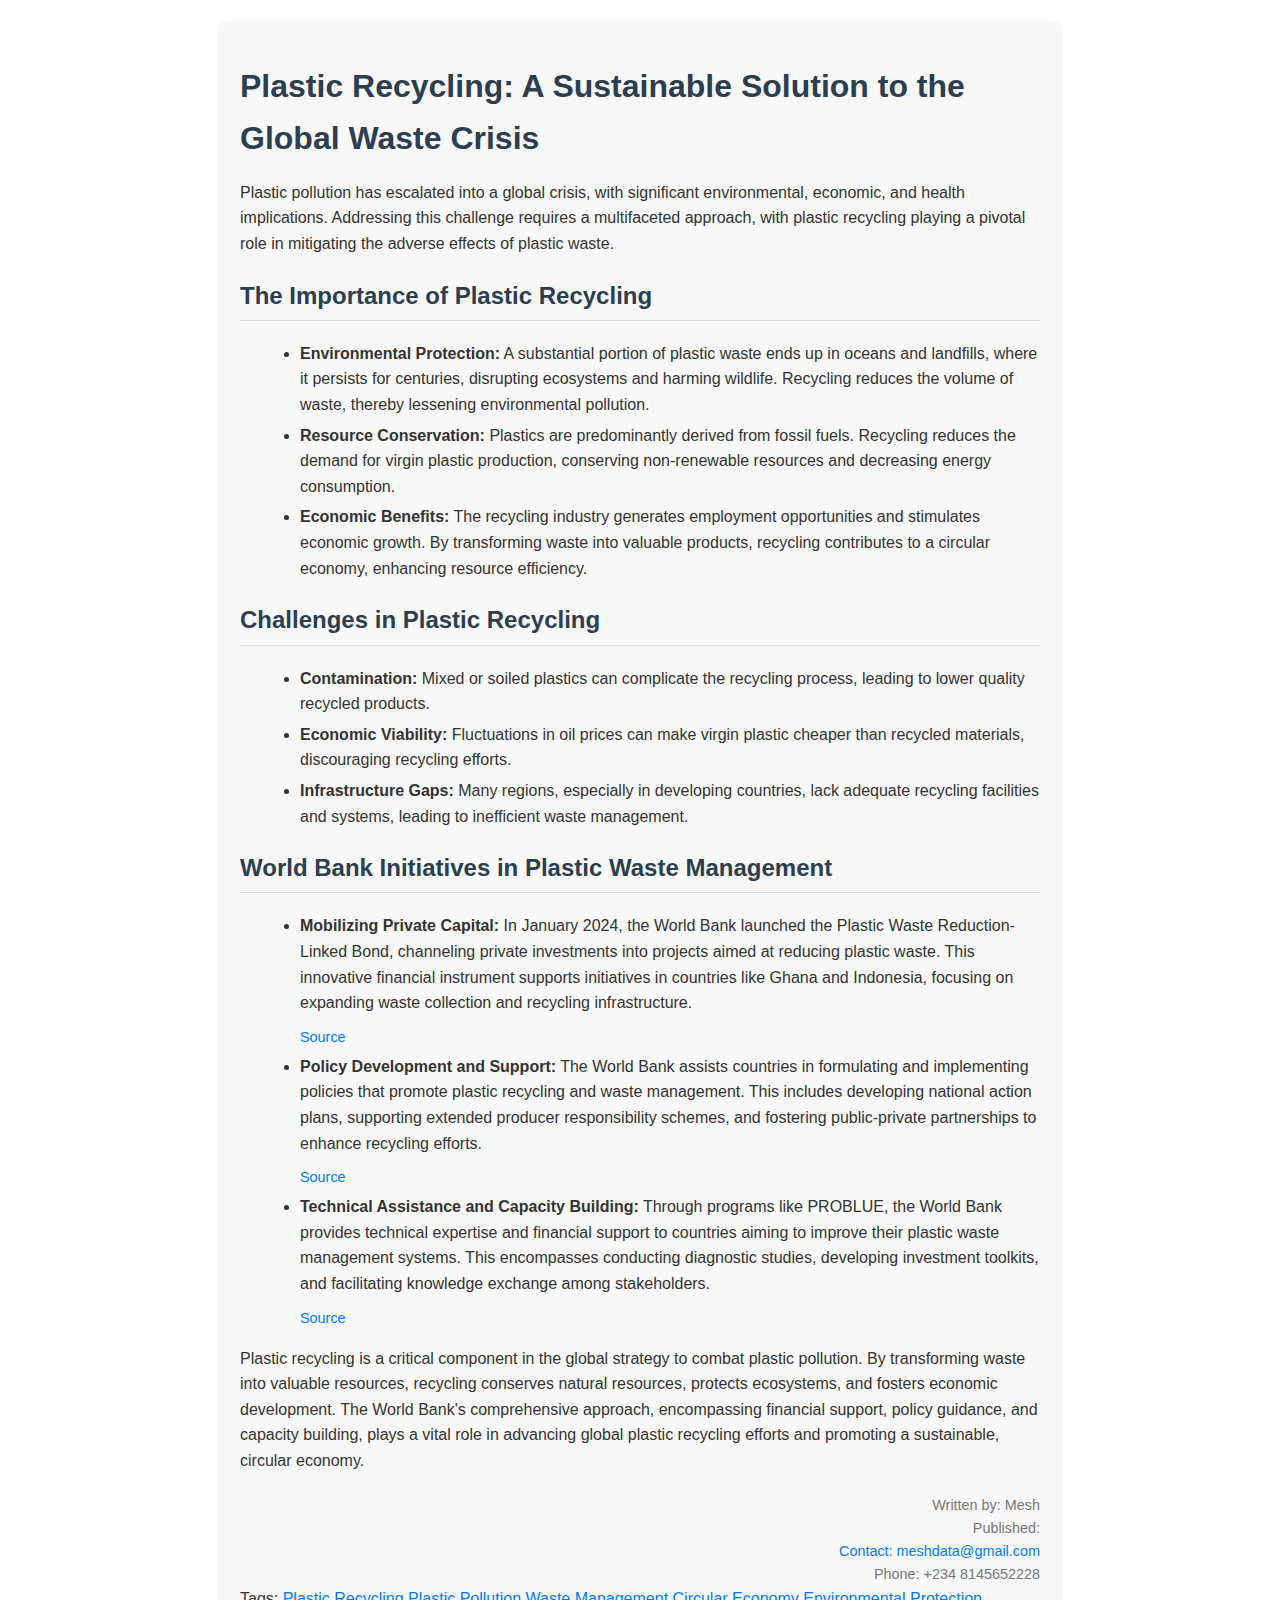
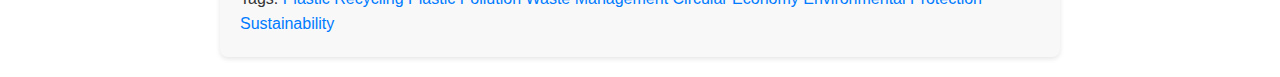
<file: plasticblog.html>
<!DOCTYPE html>
<html lang="en">
<head>
    <meta charset="UTF-8">
    <meta name="viewport" content="width=device-width, initial-scale=1.0">
    <title>Plastic Recycling: A Sustainable Solution to the Global Waste Crisis</title>
    <link rel="stylesheet" href="./css/blog.css">
    <style>
       
        .source {
            font-size: 0.9em;
            color: #777;
            margin-top: 10px;
        }

        .source a {
            color: #007bff;
        }
    </style>
</head>
<body>
    <div class="container">
        <h1>Plastic Recycling: A Sustainable Solution to the Global Waste Crisis</h1>

        <p>Plastic pollution has escalated into a global crisis, with significant environmental, economic, and health implications. Addressing this challenge requires a multifaceted approach, with plastic recycling playing a pivotal role in mitigating the adverse effects of plastic waste.</p>

        <h2>The Importance of Plastic Recycling</h2>

        <ul>
            <li><strong>Environmental Protection:</strong> A substantial portion of plastic waste ends up in oceans and landfills, where it persists for centuries, disrupting ecosystems and harming wildlife. Recycling reduces the volume of waste, thereby lessening environmental pollution.</li>
            <li><strong>Resource Conservation:</strong> Plastics are predominantly derived from fossil fuels. Recycling reduces the demand for virgin plastic production, conserving non-renewable resources and decreasing energy consumption.</li>
            <li><strong>Economic Benefits:</strong> The recycling industry generates employment opportunities and stimulates economic growth. By transforming waste into valuable products, recycling contributes to a circular economy, enhancing resource efficiency.</li>
        </ul>

        <h2>Challenges in Plastic Recycling</h2>

        <ul>
            <li><strong>Contamination:</strong> Mixed or soiled plastics can complicate the recycling process, leading to lower quality recycled products.</li>
            <li><strong>Economic Viability:</strong> Fluctuations in oil prices can make virgin plastic cheaper than recycled materials, discouraging recycling efforts.</li>
            <li><strong>Infrastructure Gaps:</strong> Many regions, especially in developing countries, lack adequate recycling facilities and systems, leading to inefficient waste management.</li>
        </ul>

        <h2>World Bank Initiatives in Plastic Waste Management</h2>

        <ul>
            <li><strong>Mobilizing Private Capital:</strong> In January 2024, the World Bank launched the Plastic Waste Reduction-Linked Bond, channeling private investments into projects aimed at reducing plastic waste. This innovative financial instrument supports initiatives in countries like Ghana and Indonesia, focusing on expanding waste collection and recycling infrastructure. <div class="source"><a href="https://www.worldbank.org/en/news/press-release/2024/01/29/world-bank-launches-new-bond-to-reduce-plastic-waste-in-developing-countries" target="_blank">Source</a></div></li>
            <li><strong>Policy Development and Support:</strong> The World Bank assists countries in formulating and implementing policies that promote plastic recycling and waste management. This includes developing national action plans, supporting extended producer responsibility schemes, and fostering public-private partnerships to enhance recycling efforts. <div class="source"><a href="https://thedocs.worldbank.org/en/doc/52672d05777651a4a4993192257d0f91-0070082021/related/Plastic-Waste-Management.pdf" target="_blank">Source</a></div></li>
            <li><strong>Technical Assistance and Capacity Building:</strong> Through programs like PROBLUE, the World Bank provides technical expertise and financial support to countries aiming to improve their plastic waste management systems. This encompasses conducting diagnostic studies, developing investment toolkits, and facilitating knowledge exchange among stakeholders. <div class="source"><a href="https://thedocs.worldbank.org/en/doc/52672d05777651a4a4993192257d0f91-0070082021/related/Plastic-Waste-Management.pdf" target="_blank">Source</a></div></li>
        </ul>

        <p>Plastic recycling is a critical component in the global strategy to combat plastic pollution. By transforming waste into valuable resources, recycling conserves natural resources, protects ecosystems, and fosters economic development. The World Bank's comprehensive approach, encompassing financial support, policy guidance, and capacity building, plays a vital role in advancing global plastic recycling efforts and promoting a sustainable, circular economy.</p>

        <div class="author-info">
            <span class="author">Written by: Mesh</span><br>
            <span class="date">Published: </span><br>
            <a href="mailto:meshdata@gmail.com">Contact: meshdata@gmail.com</a><br>
            Phone: +234 8145652228
        </div>

        <div class="tags">
            Tags:
            <a href="#">Plastic Recycling</a>
            <a href="#">Plastic Pollution</a>
            <a href="#">Waste Management</a>
            <a href="#">Circular Economy</a>
            <a href="#">Environmental Protection</a>
            <a href="#">Sustainability</a>
        </div>

    </div>
    <button id="scrollToTop" class="scroll-top-btn" title="Back to Top">⬆ Scroll to Top</button>
    <script src="./js/script.js"></script>
</body>
</html>
</file>
<file: css/create-account.css>
:root {
    --main-green: #2CD889;
    --light-green: #F2FCE2;
    --dark-green: #0C7148;
    --accent-green: #60E99C;
    --neutral: #FAFAFA;
    --text-dark: #1D1D1F;
    --text-gray: #6E6E73;
    --shadow: 0 4px 12px rgba(0, 0, 0, 0.05);
    --radius: 12px;
    --transition: all 0.3s ease;
}

* {
    margin: 0;
    padding: 0;
    box-sizing: border-box;
    font-family: -apple-system, BlinkMacSystemFont, 'Segoe UI', Roboto, Oxygen, Ubuntu, Cantarell, 'Open Sans', 'Helvetica Neue', sans-serif;
}

body {
    width: 100%;
    height: 100vh;
    background-color: var(--neutral);
    color: var(--text-dark);
    line-height: 1.6;
    min-height: 100vh;
    display: flex;
    align-items: center;
    justify-content: center;
}

.container {
    display: flex;
    width: 100%;
    max-width: 1200px;
    height: 90vh;
    max-height: 700px;
    background-color: white;
    border-radius: var(--radius);
    box-shadow: var(--shadow);
    overflow: hidden;

    position: relative;
}

.image-container {
    flex: 1;
    background-image: url('https://images.unsplash.com/photo-1604187351574-c75ca79f5807?q=80&w=2670&auto=format&fit=crop&ixlib=rb-4.0.3&ixid=M3wxMjA3fDB8MHxwaG90by1wYWdlfHx8fGVufDB8fHx8fA%3D%3D');
    background-size: cover;
    background-position: center;
    position: relative;
}

.image-container::after {
    content: '';
    position: absolute;
    top: 0;
    left: 0;
    width: 100%;
    height: 100%;
    /* background: linear-gradient(90deg, rgba(12, 113, 72, 0.7) 0%, rgba(44, 216, 137, 0.4) 100%); */
}

header {
    position: absolute;
    top: 20px;
    left: 20px;
    color: white;
    padding: 1rem;
    z-index: 1;
}

header h1 {
    font-size: 1.8rem;
    font-weight: 600;
    text-shadow: 0 2px 4px rgba(0, 0, 0, 0.2);
}

.create-account {
    flex: 1;
    padding: 2.5rem;
    display: flex;
    flex-direction: column;
    justify-content: center;
    max-width: 450px;
    margin-left: auto;
    position: relative;
    z-index: 1;
    min-width: 450px;
}

.create-account h2 {
    font-size: 2rem;
    font-weight: 700;
    margin-bottom: 2rem;
    color: var(--text-dark);
    position: relative;
}

.create-account h2::after {
    content: '';
    position: absolute;
    bottom: -8px;
    left: 0;
    width: 40px;
    height: 3px;
    background-color: var(--main-green);
}

.form-group {
    width: 100%;
    margin-bottom: 1.5rem;
}

.create-account input {
    width: 100%;
    padding: 0.7rem;
    border: 1px solid #E0E0E0;
    border-radius: var(--radius);
    font-size: 1rem;
    transition: var(--transition);
    outline: none;
    line-height: 1.2rem;
}

.create-account input:focus {
    border-color: var(--main-green);
    box-shadow: 0 0 0 2px rgba(44, 216, 137, 0.2);
}

.create-account input::placeholder {
    color: #A0A0A0;
}

.create-account button {
    background-color: var(--main-green);
    color: white;
    border: none;
    padding: 1rem;
    border-radius: var(--radius);
    font-size: 1rem;
    font-weight: 500;
    cursor: pointer;
    transition: var(--transition);
    margin-top: 1rem;
    box-shadow: 0 2px 8px rgba(44, 216, 137, 0.3);
}

.create-account button:hover {
    background-color: var(--dark-green);
    transform: translateY(-2px);
}

.create-account p {
    margin-top: 1rem;
    color: var(--text-gray);
    text-align: center;
}

.create-account a {
    color: var(--main-green);
    text-decoration: none;
    font-weight: 500;
    transition: var(--transition);
}

.create-account a:hover {
    color: var(--dark-green);
    text-decoration: underline;
}

@media (max-width: 768px) {
    .container {
        flex-direction: column;
        height: auto;
    }

    .container::before,
    .container::after {
        width: 100%;
        height: 200px;
    }

    .create-account {
        max-width: 100%;
        padding: 2rem 1.5rem;
        min-width: unset;
    }
}
</file>
<file: css/log-in.css>
:root {
    --main-green: #2CD889;
    --light-green: #F2FCE2;
    --dark-green: #0C7148;
    --accent-green: #60E99C;
    --neutral: #FAFAFA;
    --text-dark: #1D1D1F;
    --text-gray: #6E6E73;
    --shadow: 0 4px 12px rgba(0, 0, 0, 0.05);
    --radius: 12px;
    --transition: all 0.3s ease;
}

* {
    margin: 0;
    padding: 0;
    box-sizing: border-box;
    font-family: -apple-system, BlinkMacSystemFont, 'Segoe UI', Roboto, Oxygen, Ubuntu, Cantarell, 'Open Sans', 'Helvetica Neue', sans-serif;
}

body {
    margin: 0;
    padding: 0;
    overflow-x: hidden;
    width: 100%;
    height: 100vh;
    background-color: var(--neutral);
    color: var(--text-dark);
    line-height: 1.6;
    min-height: 100vh;
    display: flex;
    align-items: center;
    justify-content: center;
}

.container {
    display: flex;
    width: 100%;
    max-width: 1200px;
    height: 85vh;
    max-height: 700px;
    background-color: white;
    border-radius: var(--radius);
    box-shadow: var(--shadow);
    overflow: hidden;
}

.image-container {
    flex: 1;
    background-image: url('https://images.unsplash.com/photo-1595278069441-2cf29f8005a4?w=800&auto=format&fit=crop&q=60&ixlib=rb-4.0.3&ixid=M3wxMjA3fDB8MHxzZWFyY2h8MTV8fHJlY3lsaW5nfGVufDB8fDB8fHww');
    background-size: cover;
    background-position: center;
    position: relative;
}

.image-container::after {
    content: '';
    position: absolute;
    top: 0;
    left: 0;
    width: 100%;
    height: 100%;
    /* background: linear-gradient(90deg, rgba(12, 113, 72, 0.7) 0%, rgba(44, 216, 137, 0.4) 100%); */
}

header {
    position: absolute;
    top: 20px;
    left: 20px;
    z-index: 2;
    color: white;
    padding: 1rem;
}

header h1 {
    font-size: 1.8rem;
    font-weight: 600;
    text-shadow: 0 2px 4px rgba(0, 0, 0, 0.2);
}

.sign-in {
    flex: 1;
    padding: 2.5rem;
    display: flex;
    flex-direction: column;
    justify-content: center;
    max-width: 450px;
    margin-left: auto;
}

.sign-in h2 {
    font-size: 2rem;
    font-weight: 700;
    margin-bottom: 2rem;
    color: var(--text-dark);
    position: relative;
}

.sign-in h2::after {
    content: '';
    position: absolute;
    bottom: -8px;
    left: 0;
    width: 40px;
    height: 3px;
    background-color: var(--main-green);
}

.sign-in div {
    display: block;
    width: 100%;
    height: auto;
    margin-bottom: 1.5rem;
    background: none;
    box-shadow: none;
}

.sign-in input {
    width: 100%;
    padding: 1rem;
    border: 1px solid #E0E0E0;
    border-radius: var(--radius);
    font-size: 1rem;
    transition: var(--transition);
    outline: none;
}

.sign-in input:focus {
    border-color: var(--main-green);
    box-shadow: 0 0 0 2px rgba(44, 216, 137, 0.2);
}

.sign-in input::placeholder {
    color: #A0A0A0;
}

.sign-in button {
    background-color: var(--main-green);
    color: white;
    border: none;
    padding: 1rem;
    border-radius: var(--radius);
    font-size: 1rem;
    font-weight: 500;
    cursor: pointer;
    transition: var(--transition);
    margin-top: 1rem;
    box-shadow: 0 2px 8px rgba(44, 216, 137, 0.3);
}

.sign-in button:hover {
    background-color: var(--dark-green);
    transform: translateY(-2px);
}

.sign-in p {
    margin-top: 1rem;
    color: var(--text-gray);
    text-align: center;
}

.sign-in a {
    color: var(--main-green);
    text-decoration: none;
    font-weight: 500;
    transition: var(--transition);
}

.sign-in a:hover {
    color: var(--dark-green);
    text-decoration: underline;
}

@media (max-width: 768px) {
    .container {
        flex-direction: column;
        height: auto;
        max-height: none;
    }

    .image-container {
        height: 200px;
        width: 100%;
        flex: none;
    }

    .sign-in {
        max-width: 100%;
        padding: 2rem 1.5rem;
    }
}
</file>
<file: css/blog.css>
body {
    font-family: sans-serif;
    line-height: 1.6;
    margin: 20px;
    color: #333; /* Darker text for better contrast */
}

.container {
    max-width: 800px;
    margin: 0 auto;
    padding: 20px; /* Add some padding around the content */
    background-color: #f8f8f8; /* Light gray background */
    border-radius: 8px; /* Rounded corners */
    box-shadow: 0 2px 5px rgba(0,0,0,0.1); /* Subtle shadow */
}

h1, h2, h3 {
    font-weight: 600;
    color: #2c3e50; /* Darker heading color */
}

h1 {
    font-size: 2em;
    margin-bottom: 10px;
}

h2 {
    font-size: 1.5em;
    margin-top: 20px;
    border-bottom: 1px solid #ddd; /* Add a line under the h2 */
    padding-bottom: 5px; /* Add some padding below the line */
}

h3 {
    font-size: 1.2em;
    margin-top: 15px;
}

p {
    margin-bottom: 10px;
}

ul {
    list-style-type: disc;
    margin-left: 20px;
    margin-bottom: 10px;
}

a {
    color: #007bff;
    text-decoration: none;
}

a:hover {
    text-decoration: underline;
}

/* Style for the conclusion paragraph */
.conclusion {
    font-style: italic;
    color: #555;
    margin-top: 20px;
}

/* Style for the list items (li) to improve spacing */
li {
    margin-bottom: 5px; /* Add space between list items */
}

.author-info {
    margin-top: 20px;
    text-align: right; /* Align to the right */
    font-size: 0.9em;
    color: #777;
}

.author-info a {
    color: #007bff;
}

.date {
    margin-top: 5px; /* Space between date and other info */
}

.scroll-top-btn {
    display: none; /* Initially hidden */
    position: fixed;
    bottom: 20px;
    right: 20px;
    width: 50px;
    height: 50px;
    background-color: #28a745;
    color: white;
    font-size: 24px;
    text-align: center;
    line-height: 50px;
    border: none;
    border-radius: 50%;
    cursor: pointer;
    transition: opacity 0.3s, transform 0.3s;
    box-shadow: 2px 2px 10px rgba(0, 0, 0, 0.2);
}

.scroll-top-btn:hover {
background-color: #218838;
}

.scroll-top-btn.show {
display: block;
}
</file>
<file: users.css>
* {
    box-sizing: border-box;
}
body {
    font-family: Arial, sans-serif;
    width: 100%;
    /* height: 100vh; */
    margin: 0;
    padding: 0;
    display:flex;
    flex-direction: column;
    justify-content: center;
    align-items: center;
    background: #f4f4f4;
    width:100%;
    height: 100vh;
   

}
div{
    justify-content:center;
    align-content:center;
}


form {

    margin-left: 80px;
    align-self: center;
    width: 100%;
    height:fit-content;
    max-width: 300px;
    padding: 20px;
    background-color: #f9f9f9;
    border-radius: 5px;
    box-shadow: 0 1px 3px rgba(0, 0, 0, 0.12), 0 1px 2px rgba(0, 0, 0, 0.24);
}

h2 {
    margin-bottom: 20px;
}

input {
    margin-bottom: 10px;
}

button {
    width: 100%;
    padding: 10px;
    background-color: #4CAF50;
    color: white;
    border: none;
    border-radius: 5px;
    cursor: pointer;
}

@media screen and (max-width: 600px) {
    form {
        max-width: 100%;
    }
}

/* Responsive design */
@media screen and (max-width: 600px) {
   .create-account {
        flex-direction: column;
    }
   .create-account input {
        width: 100%;
    }
}

header h1{
    color: #4CAF50;
    font-size: 30px;
    /* margin-bottom: 20px; */
}
</file>
